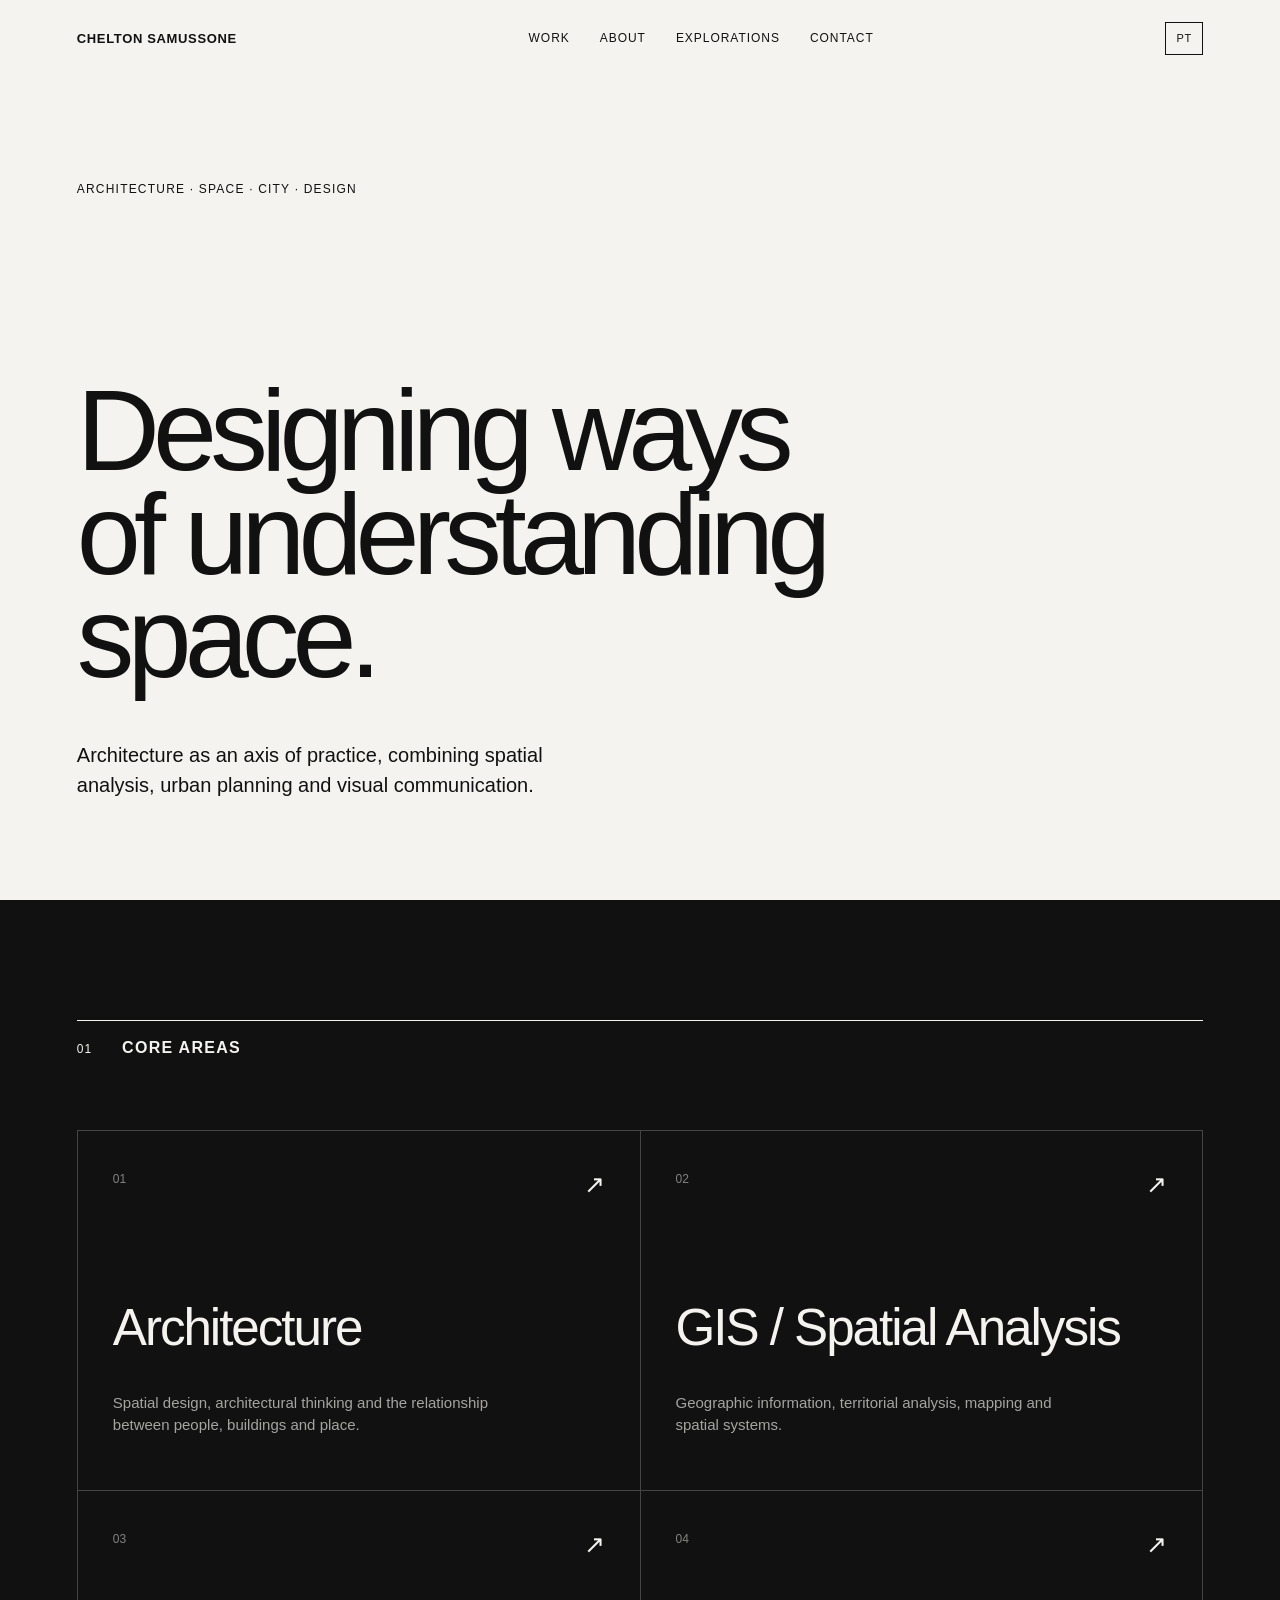
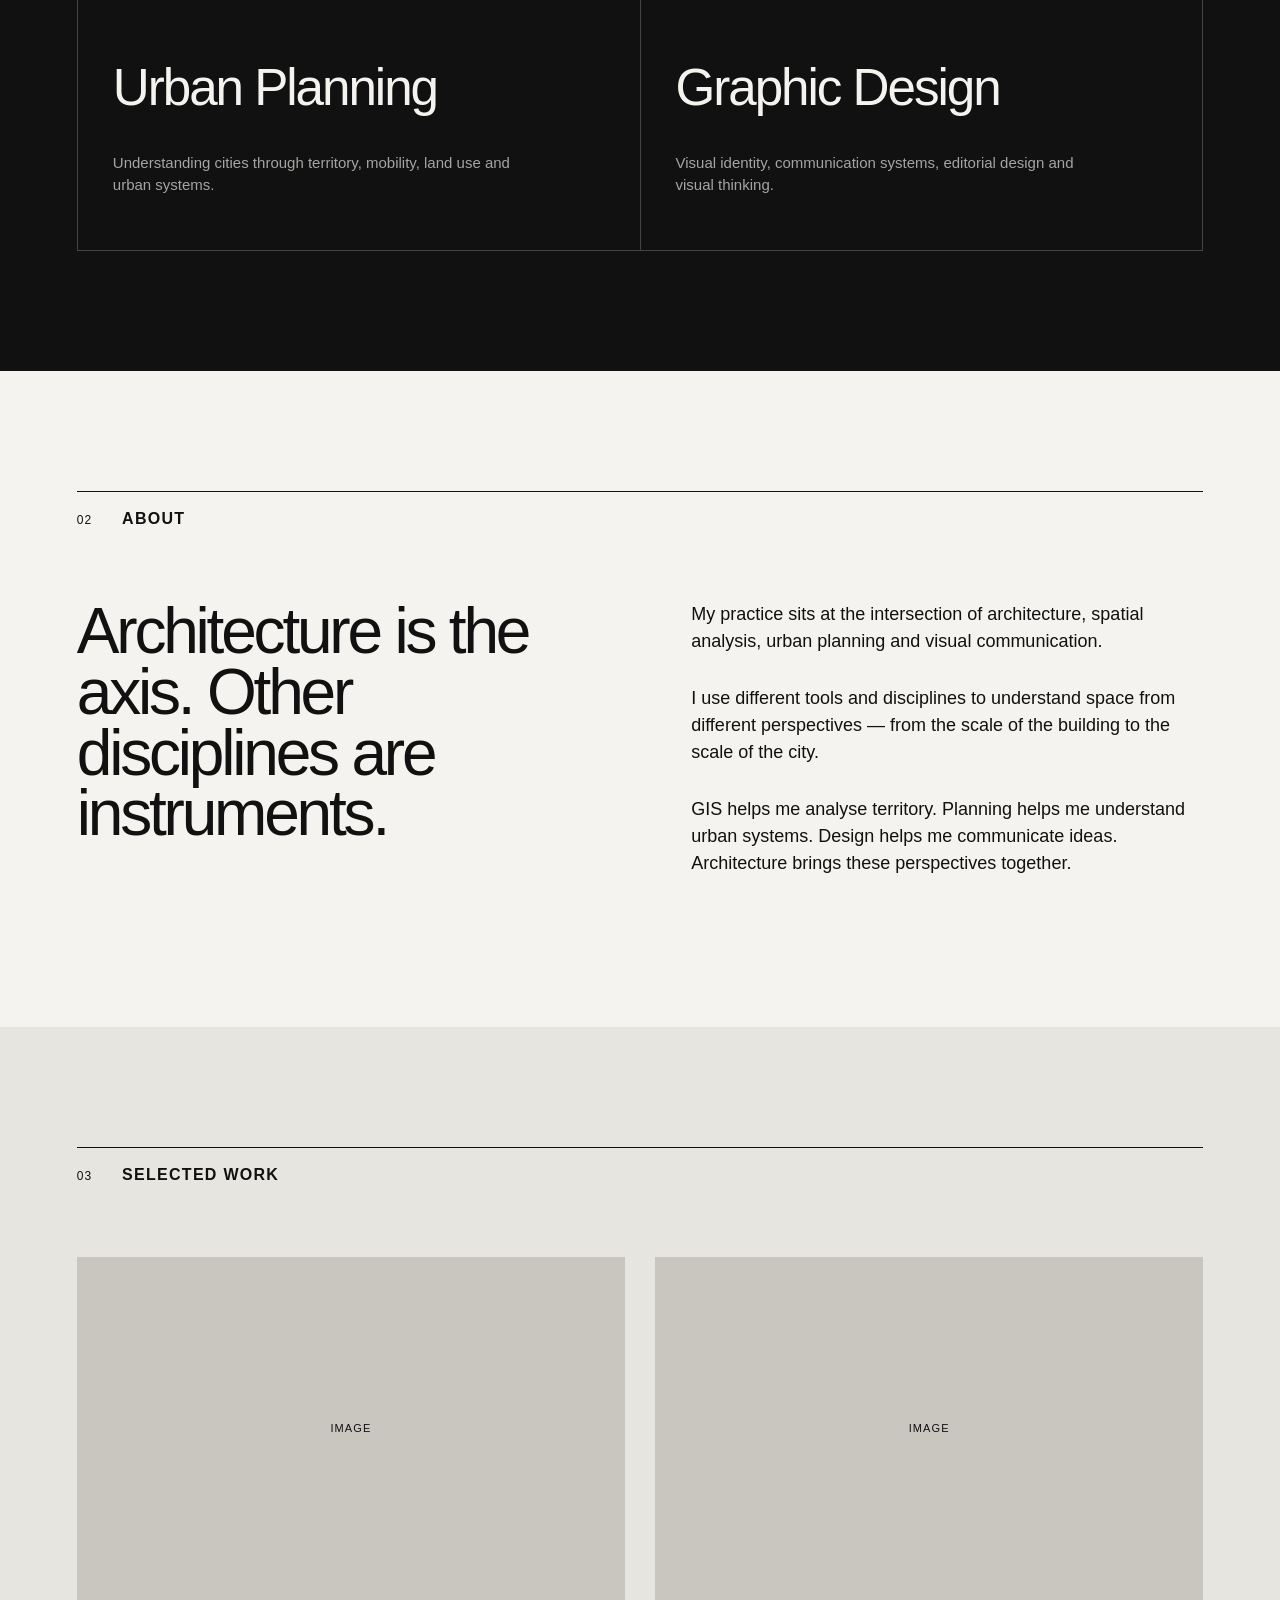
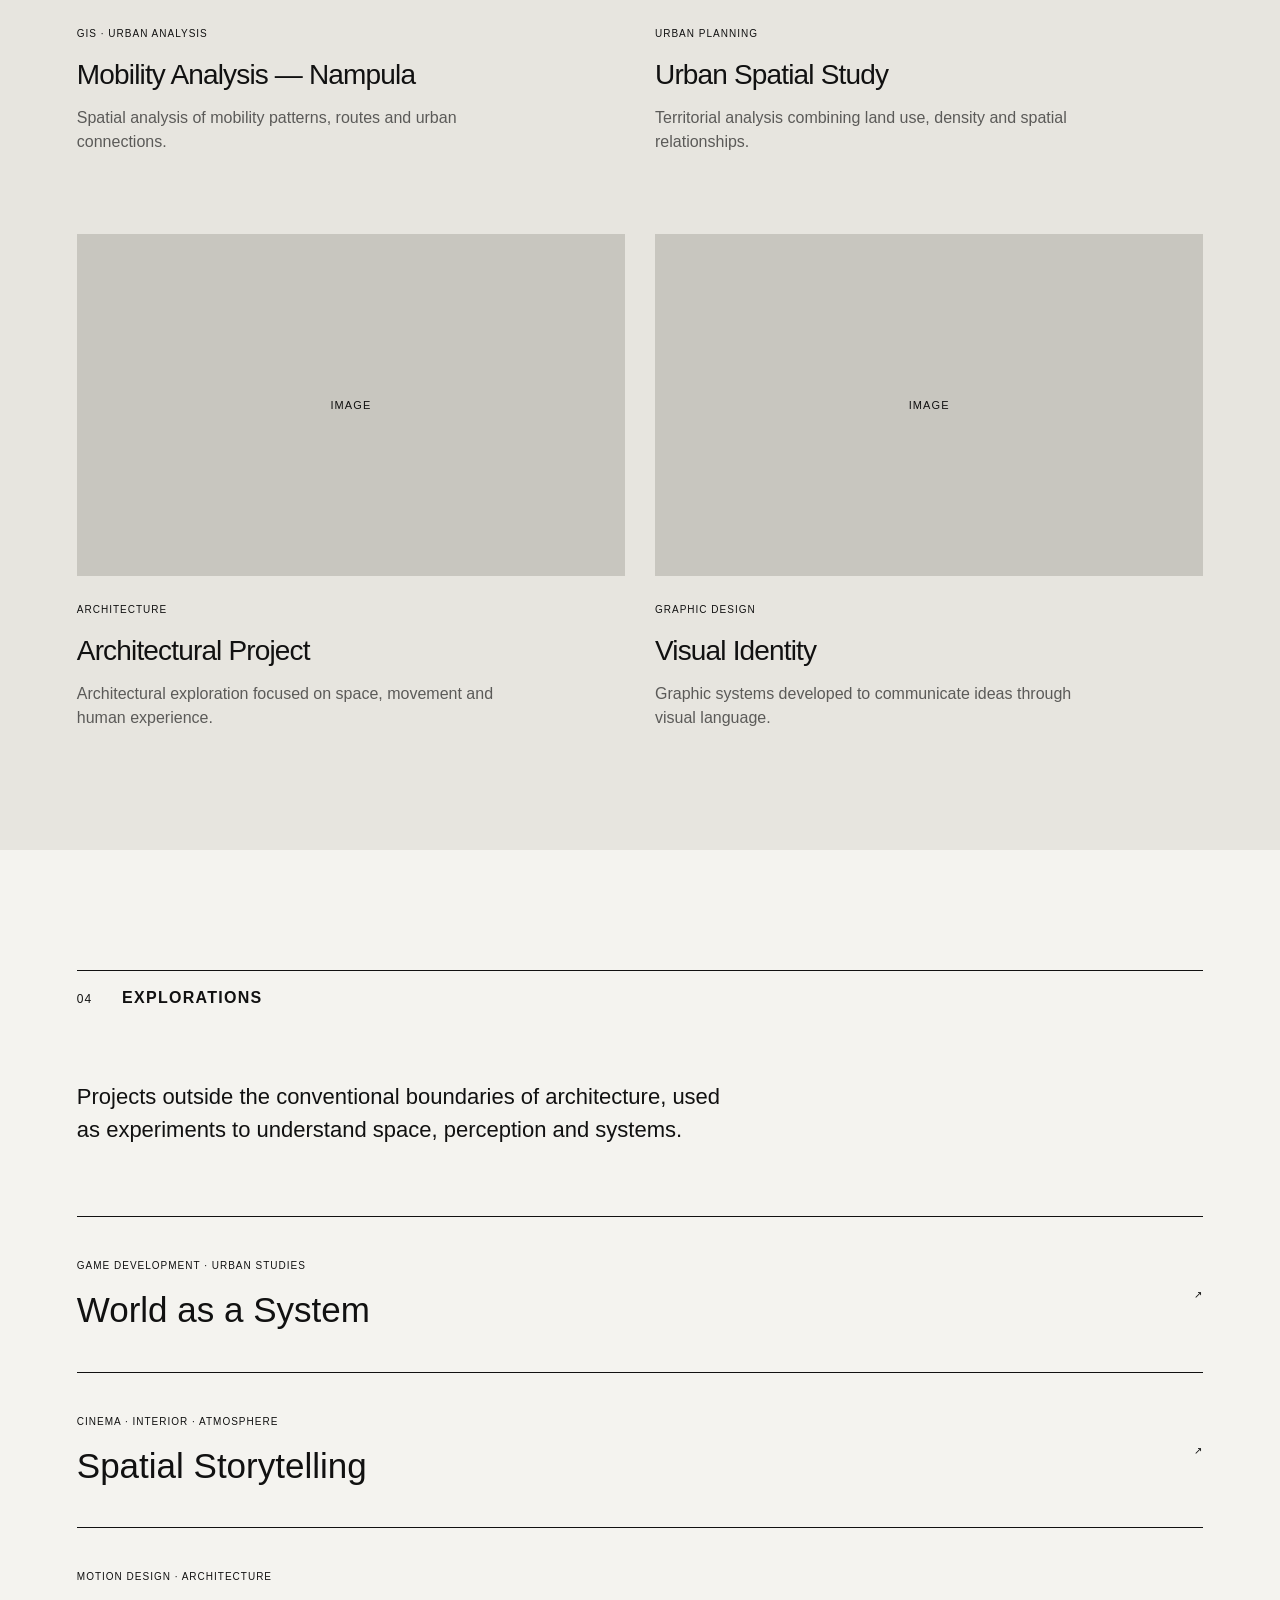
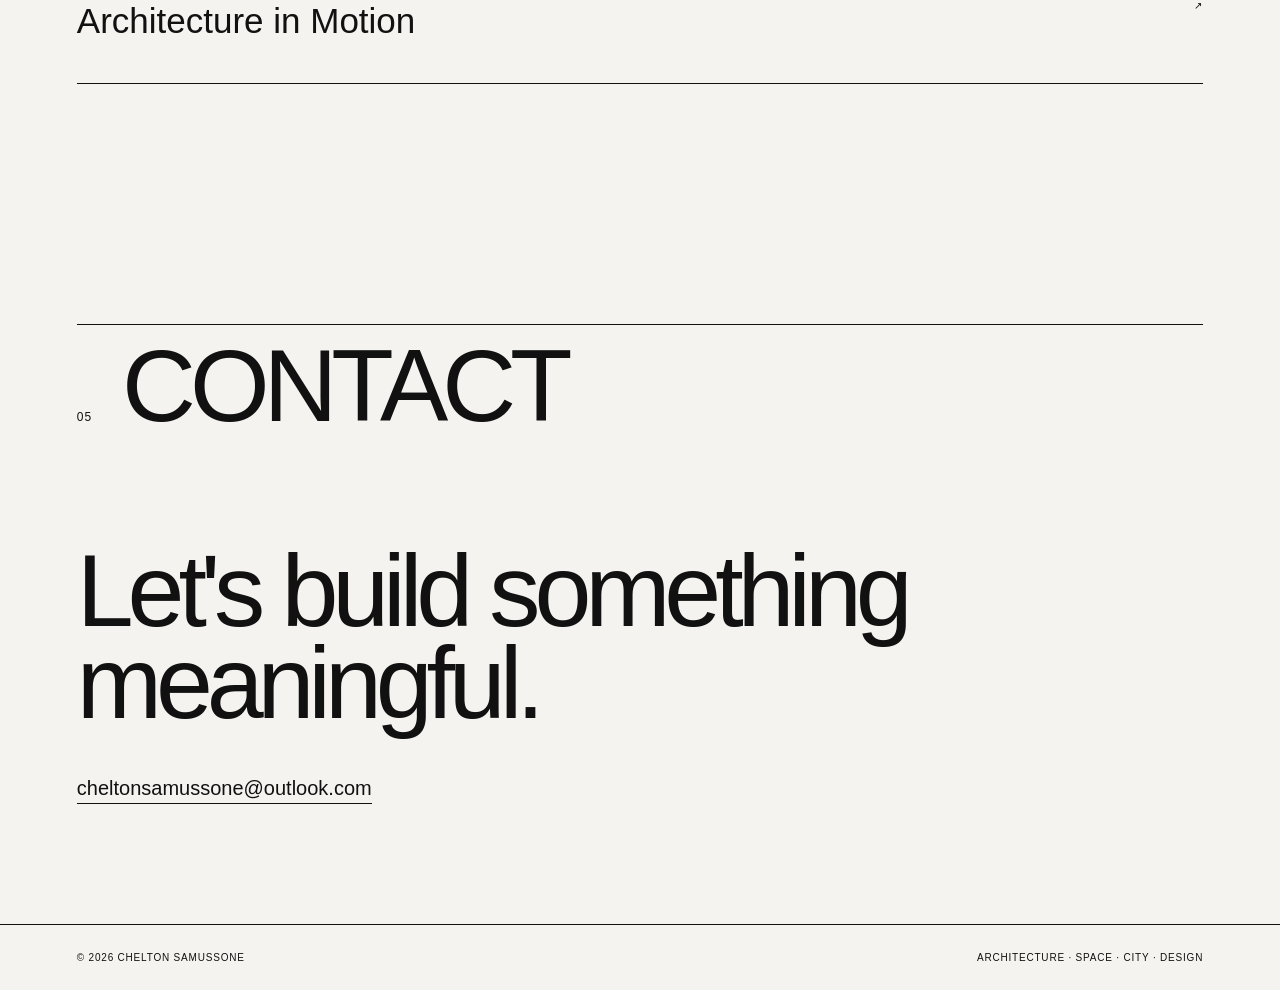
<file: index.html>
<!DOCTYPE html>
<html lang="pt-MZ">
<head>
    <meta charset="UTF-8">
    <meta name="viewport" content="width=device-width, initial-scale=1.0">

    <title data-i18n="pageTitle">Chelton Samussone — Architecture · Space · City · Design</title>

    <meta name="description" content="Chelton Samussone — Architecture, spatial analysis, urban planning and graphic design." data-i18n="pageDescription">

    <link rel="stylesheet" href="style.css">
</head>

<body>

    <!-- NAVIGATION -->
    <header class="site-header">
        <a href="#" class="logo">CHELTON SAMUSSONE</a>

        <nav>
            <a href="#work" data-i18n="navWork">Work</a>
            <a href="#about" data-i18n="navAbout">About</a>
            <a href="#explorations" data-i18n="navExplorations">Explorations</a>
            <a href="#contact" data-i18n="navContact">Contact</a>
        </nav>
        <button class="language-toggle" type="button" aria-label="Mudar idioma para português">PT</button>
    </header>


    <!-- HERO -->
    <main>

        <section class="hero">

            <div class="hero-label">
                <span data-i18n="heroLabel">ARCHITECTURE · SPACE · CITY · DESIGN</span>
            </div>

            <h1>
                <span data-i18n="heroTitleFirst">Designing ways</span><br>
                <span data-i18n="heroTitleSecond">of understanding space.</span>
            </h1>

            <p class="hero-description">
                <span data-i18n="heroDescription">Architecture as an axis of practice, combining spatial analysis,
                urban planning and visual communication.</span>
            </p>

        </section>


        <!-- CORE AREAS -->
        <section class="areas">

            <div class="section-heading">
                <span>01</span>
                <h2 data-i18n="areasTitle">Core areas</h2>
            </div>

            <div class="areas-grid">

                <a href="architecture/" class="area-card">
                    <span class="number">01</span>
                    <h3 data-i18n="areaArchitectureTitle">Architecture</h3>
                    <p data-i18n="areaArchitectureDescription">
                        Spatial design, architectural thinking and the
                        relationship between people, buildings and place.
                    </p>
                    <span class="arrow">↗</span>
                </a>

                <a href="gis/" class="area-card">
                    <span class="number">02</span>
                    <h3 data-i18n="areaGisTitle">GIS / Spatial Analysis</h3>
                    <p data-i18n="areaGisDescription">
                        Geographic information, territorial analysis,
                        mapping and spatial systems.
                    </p>
                    <span class="arrow">↗</span>
                </a>

                <a href="urban-planning/" class="area-card">
                    <span class="number">03</span>
                    <h3 data-i18n="areaPlanningTitle">Urban Planning</h3>
                    <p data-i18n="areaPlanningDescription">
                        Understanding cities through territory,
                        mobility, land use and urban systems.
                    </p>
                    <span class="arrow">↗</span>
                </a>

                <a href="design/" class="area-card">
                    <span class="number">04</span>
                    <h3 data-i18n="areaDesignTitle">Graphic Design</h3>
                    <p data-i18n="areaDesignDescription">
                        Visual identity, communication systems,
                        editorial design and visual thinking.
                    </p>
                    <span class="arrow">↗</span>
                </a>

            </div>

        </section>


        <!-- ABOUT -->
        <section id="about" class="about">

            <div class="section-heading">
                <span>02</span>
                <h2 data-i18n="aboutSectionTitle">About</h2>
            </div>

            <div class="about-content">

                <h2 data-i18n="aboutTitle">
                    Architecture is the axis.
                    Other disciplines are instruments.
                </h2>

                <div class="about-text">

                    <p data-i18n="aboutParagraphOne">
                        My practice sits at the intersection of architecture,
                        spatial analysis, urban planning and visual communication.
                    </p>

                    <p data-i18n="aboutParagraphTwo">
                        I use different tools and disciplines to understand
                        space from different perspectives — from the scale
                        of the building to the scale of the city.
                    </p>

                    <p data-i18n="aboutParagraphThree">
                        GIS helps me analyse territory. Planning helps me
                        understand urban systems. Design helps me communicate
                        ideas. Architecture brings these perspectives together.
                    </p>

                </div>

            </div>

        </section>


        <!-- SELECTED WORK -->
        <section id="work" class="work">

            <div class="section-heading">
                <span>03</span>
                <h2 data-i18n="workTitle">Selected work</h2>
            </div>

            <div class="work-grid">

                <article class="project">

                    <div class="project-image placeholder">
                        <span data-i18n="imagePlaceholder">IMAGE</span>
                    </div>

                    <div class="project-info">
                        <span data-i18n="projectMobilityCategory">GIS · URBAN ANALYSIS</span>
                        <h3 data-i18n="projectMobilityTitle">Mobility Analysis — Nampula</h3>
                        <p data-i18n="projectMobilityDescription">
                            Spatial analysis of mobility patterns,
                            routes and urban connections.
                        </p>
                    </div>

                </article>


                <article class="project">

                    <div class="project-image placeholder">
                        <span data-i18n="imagePlaceholder">IMAGE</span>
                    </div>

                    <div class="project-info">
                        <span data-i18n="projectSpatialCategory">URBAN PLANNING</span>
                        <h3 data-i18n="projectSpatialTitle">Urban Spatial Study</h3>
                        <p data-i18n="projectSpatialDescription">
                            Territorial analysis combining land use,
                            density and spatial relationships.
                        </p>
                    </div>

                </article>


                <article class="project">

                    <div class="project-image placeholder">
                        <span data-i18n="imagePlaceholder">IMAGE</span>
                    </div>

                    <div class="project-info">
                        <span data-i18n="projectArchitectureCategory">ARCHITECTURE</span>
                        <h3 data-i18n="projectArchitectureTitle">Architectural Project</h3>
                        <p data-i18n="projectArchitectureDescription">
                            Architectural exploration focused on
                            space, movement and human experience.
                        </p>
                    </div>

                </article>


                <article class="project">

                    <div class="project-image placeholder">
                        <span data-i18n="imagePlaceholder">IMAGE</span>
                    </div>

                    <div class="project-info">
                        <span data-i18n="projectIdentityCategory">GRAPHIC DESIGN</span>
                        <h3 data-i18n="projectIdentityTitle">Visual Identity</h3>
                        <p data-i18n="projectIdentityDescription">
                            Graphic systems developed to communicate
                            ideas through visual language.
                        </p>
                    </div>

                </article>

            </div>

        </section>


        <!-- EXPLORATIONS -->
        <section id="explorations" class="explorations">

            <div class="section-heading">
                <span>04</span>
                <h2 data-i18n="explorationsTitle">Explorations</h2>
            </div>

            <p class="explorations-intro" data-i18n="explorationsIntro">
                Projects outside the conventional boundaries of architecture,
                used as experiments to understand space, perception and systems.
            </p>

            <div class="exploration-list">

                <a href="projects/world-as-a-system/" class="exploration">
                    <div>
                        <span data-i18n="explorationWorldCategory">GAME DEVELOPMENT · URBAN STUDIES</span>
                        <h3>World as a System</h3>
                    </div>
                    <span>↗</span>
                </a>

                <a href="projects/spatial-storytelling/" class="exploration">
                    <div>
                        <span data-i18n="explorationStoryCategory">CINEMA · INTERIOR · ATMOSPHERE</span>
                        <h3>Spatial Storytelling</h3>
                    </div>
                    <span>↗</span>
                </a>

                <a href="projects/architecture-in-motion/" class="exploration">
                    <div>
                        <span data-i18n="explorationMotionCategory">MOTION DESIGN · ARCHITECTURE</span>
                        <h3>Architecture in Motion</h3>
                    </div>
                    <span>↗</span>
                </a>

            </div>

        </section>


        <!-- CONTACT -->
        <section id="contact" class="contact">

            <div class="section-heading">
                <span>05</span>
                <h2 data-i18n="contactTitle">Contact</h2>
            </div>

            <h2 data-i18n="contactHeading">
                Let's build something meaningful.
            </h2>

            <a href="mailto:cheltonsamussone@outlook.com" class="contact-link">
                cheltonsamussone@outlook.com
            </a>

        </section>

    </main>


    <!-- FOOTER -->
    <footer>

        <span>© 2026 Chelton Samussone</span>

        <span data-i18n="footerTagline">
            Architecture · Space · City · Design
        </span>

    </footer>


    <script src="script.js"></script>

</body>
</html>
</file>
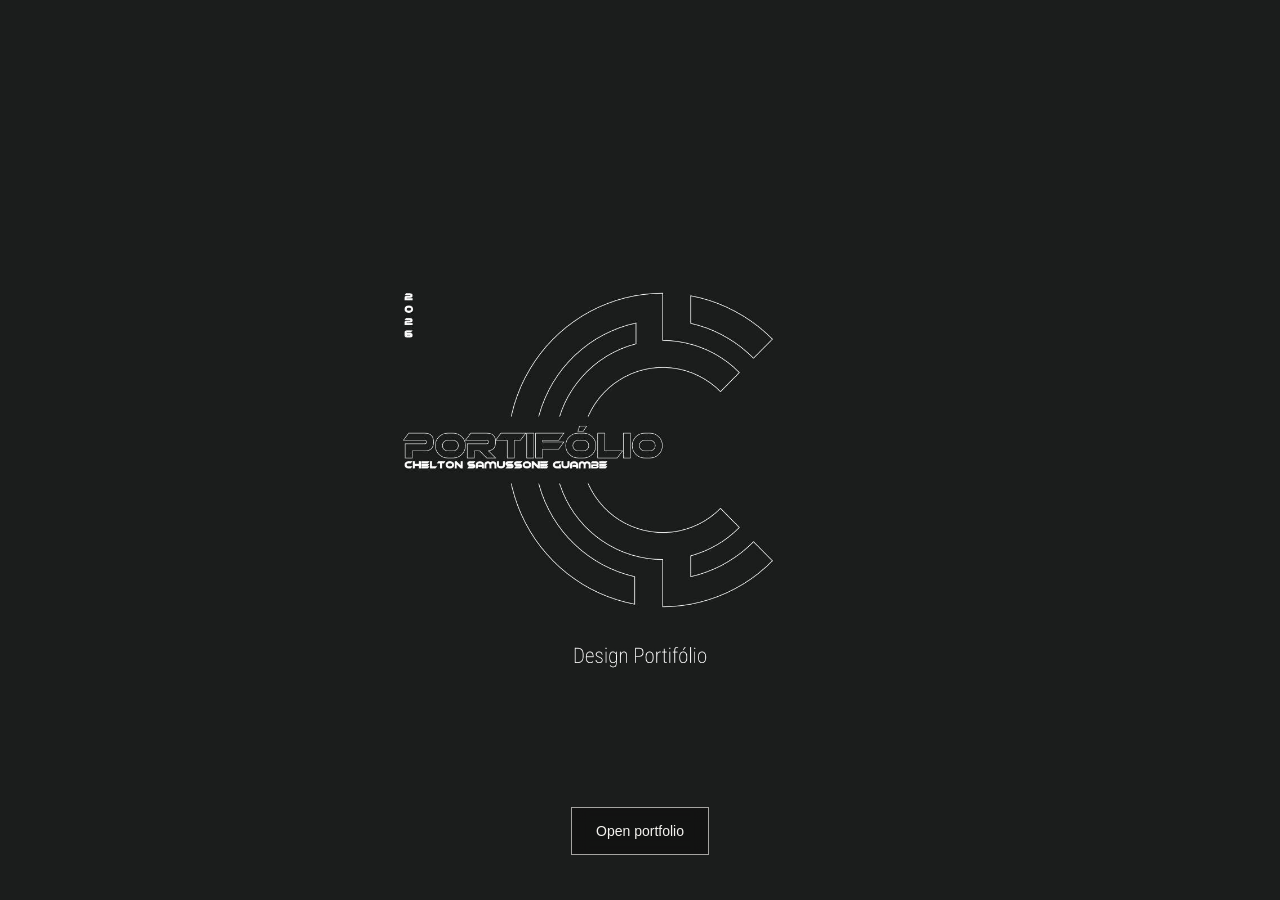
<file: design/index.html>
<!DOCTYPE html>
<html lang="pt-MZ">
<head>
    <meta charset="UTF-8">
    <meta name="viewport" content="width=device-width, initial-scale=1.0">
    <meta name="description" content="Portfólio de design de Chelton Samussone." data-i18n="pageDescription">
    <title>Design — Chelton Samussone</title>
    <link rel="canonical" href="https://chelton-samussone.github.io/design/">
    <link rel="stylesheet" href="style.css">
</head>
<body>
    <header class="site-header" hidden>
        <a class="logo" href="../">CHELTON SAMUSSONE</a>
        <a class="back-link" href="../" data-i18n="back">Voltar ao portfólio principal</a>
        <a class="whatsapp-link" href="https://wa.me/258879610770" target="_blank" rel="noopener noreferrer" data-i18n="contactWhatsApp">Falar comigo no WhatsApp</a>
        <button class="language-toggle" type="button" aria-label="Switch language to English">EN</button>
    </header>

    <main>
        <section class="reader" aria-label="Portfólio em páginas">
            <div class="book" id="book">
                <div class="book-cover">
                    <img class="cover-art" src="Capa.jpg" alt="Capa do portfólio de Chelton Samussone" data-i18n="coverAlt" fetchpriority="high">
                    <button class="open-book" type="button" data-i18n="open">Abrir portfólio</button>
                </div>
                <div class="portfolio-pages" id="portfolio-pages" hidden></div>
                <footer class="portfolio-footer" hidden>
                    <a class="whatsapp-link" href="https://wa.me/258879610770" target="_blank" rel="noopener noreferrer" data-i18n="contactWhatsApp">Falar comigo no WhatsApp</a>
                </footer>
                <p class="reader-error" role="alert" hidden></p>
            </div>

            <p class="reader-hint" data-i18n="hint" hidden>Percorre o portfólio fazendo scroll pela página.</p>
        </section>
    </main>

    <script src="script.js" type="module"></script>
</body>
</html>
</file>
<file: style.css>
@charset "UTF-8";

/* =========================================
   RESET
========================================= */

* {
    margin: 0;
    padding: 0;
    box-sizing: border-box;
}

html {
    scroll-behavior: smooth;
}

body {
    font-family: Arial, Helvetica, sans-serif;
    background: #f4f3ef;
    color: #111;
    line-height: 1.5;
}


/* =========================================
   GENERAL
========================================= */

a {
    color: inherit;
    text-decoration: none;
}

.language-toggle {
    padding: 7px 10px;
    border: 1px solid #111;
    background: transparent;
    color: inherit;
    font: inherit;
    font-size: 11px;
    letter-spacing: 0.08em;
    cursor: pointer;
}

.language-toggle:hover {
    background: #111;
    color: #f4f3ef;
}

.reveal {
    opacity: 0;
    transform: translateY(30px);
    transition: opacity 0.7s ease, transform 0.7s ease;
}

.reveal.is-visible {
    opacity: 1;
    transform: translateY(0);
}

section {
    padding: 120px 6vw;
}

.section-heading {
    display: flex;
    gap: 30px;
    align-items: baseline;
    margin-bottom: 70px;
    border-top: 1px solid #111;
    padding-top: 15px;
}

.section-heading span {
    font-size: 12px;
    letter-spacing: 0.08em;
}

.section-heading h2 {
    font-size: 16px;
    text-transform: uppercase;
    letter-spacing: 0.08em;
}


/* =========================================
   HEADER
========================================= */

.site-header {
    position: fixed;
    top: 0;
    left: 0;
    width: 100%;
    padding: 22px 6vw;

    display: flex;
    justify-content: space-between;
    align-items: center;

    background: rgba(244, 243, 239, 0.9);
    backdrop-filter: blur(10px);

    z-index: 1000;
}

.logo {
    font-size: 13px;
    font-weight: bold;
    letter-spacing: 0.05em;
}

.site-header nav {
    display: flex;
    gap: 30px;
}

.site-header nav a {
    font-size: 12px;
    text-transform: uppercase;
    letter-spacing: 0.08em;
}

.site-header nav a:hover {
    opacity: 0.5;
}


/* =========================================
   HERO
========================================= */

.hero {
    min-height: 100vh;
    padding: 180px 6vw 100px;

    display: flex;
    flex-direction: column;
    justify-content: space-between;
}

.hero-label {
    font-size: 12px;
    letter-spacing: 0.1em;
}

.hero h1 {
    max-width: 1000px;

    margin-top: auto;
    margin-bottom: 50px;

    font-size: clamp(55px, 9vw, 150px);
    line-height: 0.9;
    letter-spacing: -0.06em;
    font-weight: 500;
}

.hero-description {
    max-width: 520px;
    font-size: 20px;
}


/* =========================================
   CORE AREAS
========================================= */

.areas {
    background: #111;
    color: #f4f3ef;
}

.areas .section-heading {
    border-color: #f4f3ef;
}

.areas-grid {
    display: grid;
    grid-template-columns: repeat(2, 1fr);
    border-top: 1px solid #444;
    border-left: 1px solid #444;
}

.area-card {
    position: relative;

    min-height: 360px;

    padding: 35px;

    border-right: 1px solid #444;
    border-bottom: 1px solid #444;

    transition: background 0.3s ease;
}

.area-card:hover {
    background: #1e1e1e;
}

.area-card .number {
    font-size: 12px;
    opacity: 0.5;
}

.area-card h3 {
    margin-top: 100px;

    font-size: clamp(30px, 4vw, 55px);
    font-weight: 400;
    letter-spacing: -0.04em;
}

.area-card p {
    max-width: 400px;
    margin-top: 25px;

    font-size: 15px;
    opacity: 0.65;
}

.area-card .arrow {
    position: absolute;
    right: 35px;
    top: 35px;

    font-size: 25px;
}


/* =========================================
   ABOUT
========================================= */

.about-content {
    display: grid;
    grid-template-columns: 1fr 1fr;
    gap: 8vw;
}

.about-content h2 {
    font-size: clamp(40px, 5vw, 75px);
    line-height: 0.95;
    font-weight: 400;
    letter-spacing: -0.05em;
}

.about-text {
    max-width: 550px;
}

.about-text p {
    margin-bottom: 30px;
    font-size: 18px;
}


/* =========================================
   WORK
========================================= */

.work {
    background: #e7e5df;
}

.work-grid {
    display: grid;
    grid-template-columns: repeat(2, 1fr);
    gap: 80px 30px;
}

.project-image {
    aspect-ratio: 16 / 10;
    overflow: hidden;
}

.placeholder {
    background: #c8c6bf;

    display: flex;
    justify-content: center;
    align-items: center;

    font-size: 11px;
    letter-spacing: 0.1em;
}

.project-info {
    padding-top: 20px;
}

.project-info > span {
    font-size: 10px;
    letter-spacing: 0.1em;
}

.project-info h3 {
    margin-top: 10px;

    font-size: 28px;
    font-weight: 400;
    letter-spacing: -0.03em;
}

.project-info p {
    max-width: 450px;
    margin-top: 10px;
    opacity: 0.65;
}


/* =========================================
   EXPLORATIONS
========================================= */

.explorations-intro {
    max-width: 650px;
    margin-bottom: 70px;

    font-size: 22px;
}

.exploration-list {
    border-top: 1px solid #111;
}

.exploration {
    display: flex;
    justify-content: space-between;
    align-items: center;

    padding: 35px 0;

    border-bottom: 1px solid #111;

    transition: padding 0.3s ease;
}

.exploration:hover {
    padding-left: 20px;
    padding-right: 20px;
}

.exploration span {
    font-size: 10px;
    letter-spacing: 0.1em;
}

.exploration h3 {
    margin-top: 8px;

    font-size: 35px;
    font-weight: 400;
}


/* =========================================
   CONTACT
========================================= */

.contact {
    min-height: 80vh;

    display: flex;
    flex-direction: column;
    justify-content: space-between;
}

.contact h2 {
    max-width: 900px;

    font-size: clamp(50px, 8vw, 120px);
    line-height: 0.9;
    letter-spacing: -0.06em;
    font-weight: 400;
}

.contact-link {
    width: fit-content;

    font-size: 20px;

    border-bottom: 1px solid #111;
}


/* =========================================
   FOOTER
========================================= */

footer {
    padding: 25px 6vw;

    display: flex;
    justify-content: space-between;

    border-top: 1px solid #111;

    font-size: 10px;
    text-transform: uppercase;
    letter-spacing: 0.08em;
}


/* =========================================
   RESPONSIVE
========================================= */

@media (max-width: 800px) {

    section {
        padding: 90px 6vw;
    }

    .site-header {
        padding: 18px 6vw;
    }

    .site-header nav {
        display: none;
    }

    .hero {
        padding-top: 130px;
    }

    .hero h1 {
        font-size: 18vw;
    }

    .areas-grid {
        grid-template-columns: 1fr;
    }

    .about-content {
        grid-template-columns: 1fr;
        gap: 50px;
    }

    .work-grid {
        grid-template-columns: 1fr;
    }

    .exploration h3 {
        font-size: 25px;
    }

    footer {
        flex-direction: column;
        gap: 10px;
    }
}

@media (prefers-reduced-motion: reduce) {
    html {
        scroll-behavior: auto;
    }

    .reveal {
        transition: none;
    }
}
</file>
<file: design/style.css>
@charset "UTF-8";

:root {
    color-scheme: light;
    font-family: Arial, Helvetica, sans-serif;
    background: #e9e7e1;
    color: #111;
    font-synthesis: none;
    text-rendering: optimizeLegibility;
}

* {
    box-sizing: border-box;
}

body {
    min-width: 320px;
    min-height: 100vh;
    margin: 0;
}

body:not(.reader-open) {
    overflow: hidden;
}

a {
    color: inherit;
    text-decoration: none;
}

button {
    font: inherit;
}

.site-header {
    position: sticky;
    top: 0;
    z-index: 1;
    display: flex;
    align-items: center;
    gap: 28px;
    padding: 20px 6vw;
    background: rgba(233, 231, 225, 0.94);
    backdrop-filter: blur(10px);
}

.site-header[hidden],
.reader-hint[hidden] {
    display: none;
}

.logo {
    margin-right: auto;
    font-size: 13px;
    font-weight: 700;
    letter-spacing: 0.05em;
}

.back-link,
.language-toggle {
    font-size: 11px;
    letter-spacing: 0.06em;
}

.site-header .whatsapp-link {
    position: relative;
    isolation: isolate;
    overflow: hidden;
    padding: 8px 10px;
    border: 1px solid #111;
    background: transparent;
    color: inherit;
    font-size: 11px;
    letter-spacing: 0.06em;
    text-align: center;
    transition: border-color 0.12s ease;
}

.site-header .whatsapp-link::before {
    position: absolute;
    inset: 0;
    z-index: -1;
    background: #25d366;
    content: "";
    transform: scaleX(0);
    transform-origin: left;
    transition: transform 0.24s ease 0.12s;
}

.site-header .whatsapp-link:hover,
.site-header .whatsapp-link:focus-visible {
    border-color: #25d366;
}

.site-header .whatsapp-link:hover::before,
.site-header .whatsapp-link:focus-visible::before {
    transform: scaleX(1);
}

.back-link {
    text-transform: uppercase;
}

.back-link:hover {
    opacity: 0.55;
}

.language-toggle {
    padding: 8px 10px;
    border: 1px solid #111;
    background: transparent;
    color: inherit;
    cursor: pointer;
}

.reader {
    max-width: 1240px;
    margin: 0 auto;
    padding: 20px 6vw 50px;
}

body:not(.reader-open) .reader {
    width: 100%;
    max-width: none;
    margin: 0;
    padding: 0;
}

.book {
    width: 100%;
}

.book-cover {
    position: fixed;
    inset: 0;
    z-index: 10;
    display: grid;
    min-height: 100vh;
    min-height: 100svh;
    place-items: end center;
    overflow: hidden;
    padding: clamp(24px, 5vh, 56px) 24px;
    background: #1B1D1C;
    color: #f4f3ef;
}

.cover-art {
    position: absolute;
    inset: 0;
    width: 100%;
    height: 100%;
    object-fit: contain;
    object-position: center;
}

.open-book {
    position: relative;
    z-index: 1;
    padding: 15px 24px;
    border: 1px solid rgba(244, 243, 239, 0.65);
    background: rgba(17, 17, 17, 0.76);
    backdrop-filter: blur(8px);
    color: inherit;
    cursor: pointer;
    font-size: 14px;
    transition: background 0.2s ease, transform 0.2s ease;
}

.open-book:hover {
    background: #f4f3ef;
    color: #111;
    transform: translateY(-2px);
}

.open-book:disabled {
    cursor: wait;
    opacity: 0.65;
}

.portfolio-pages {
    display: grid;
    width: 100%;
    gap: clamp(36px, 6vw, 76px);
}

.portfolio-pages[hidden],
.portfolio-footer[hidden],
.book-cover[hidden],
.reader-error[hidden] {
    display: none;
}

.portfolio-footer {
    display: flex;
    justify-content: center;
    padding: 36px 0 12px;
}

.portfolio-footer .whatsapp-link {
    padding: 10px 14px;
    background: #25d366;
    color: #111;
    font-size: 12px;
    font-weight: 700;
    text-align: center;
    transition: background 0.2s ease, transform 0.2s ease;
}

.portfolio-footer .whatsapp-link:hover {
    background: #55e487;
    transform: translateY(-2px);
}

.sheet-label {
    margin: 0 0 10px;
    color: #68665f;
    font-size: 11px;
    letter-spacing: 0.06em;
    text-align: right;
    text-transform: uppercase;
}

.sheet-content {
    width: 100%;
    aspect-ratio: 1.414 / 1;
    overflow: hidden;
    background: #fff;
    box-shadow: 0 16px 34px rgba(27, 25, 19, 0.16);
}

.sheet-content canvas {
    display: block;
    width: 100%;
    height: 100%;
}

.reader-error {
    position: absolute;
    right: 0;
    bottom: 0;
    left: 0;
    margin: 0;
    padding: 12px 16px;
    background: #7d211b;
    color: #fff;
    font-size: 14px;
}

.reader-hint {
    margin-top: 16px;
    color: #68665f;
    font-size: 11px;
    text-align: center;
}

@media (max-width: 700px) {
    .site-header {
        gap: 14px;
        padding: 16px 5vw;
        flex-wrap: wrap;
    }

    .logo {
        font-size: 11px;
    }

    .back-link {
        max-width: 110px;
        font-size: 9px;
        line-height: 1.4;
    }

    .reader {
        padding: 10px 5vw 36px;
    }

    .book-cover {
        padding-bottom: max(28px, env(safe-area-inset-bottom));
    }
}

@media (prefers-reduced-motion: reduce) {
    *,
    *::before,
    *::after {
        scroll-behavior: auto !important;
        transition-duration: 0.01ms !important;
    }
}
</file>
